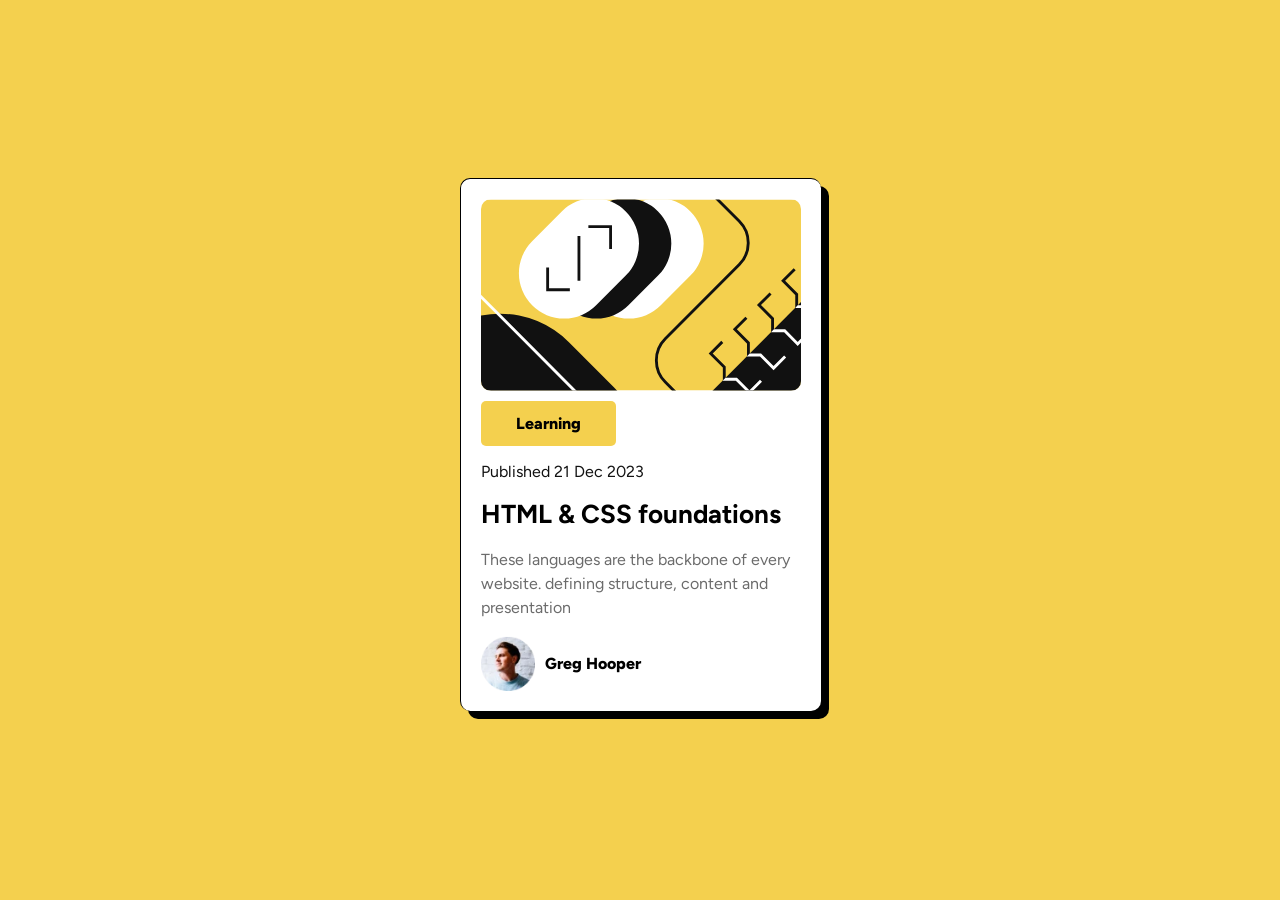
<file: blog-preview-card-main/index.html>
<!DOCTYPE html>
<html lang="en">
<head>
  <meta charset="UTF-8">
  <meta name="viewport" content="width=device-width, initial-scale=1.0"> 

  <link rel="icon" type="image/png" sizes="32x32" href="./assets/images/favicon-32x32.png">
  <title>Frontend Mentor | Blog preview card</title>
  <link rel="stylesheet" href="style.css">
  <link href="https://fonts.googleapis.com/css2?family=Figtree:ital,wght@0,300..900;1,300..900&display=swap" rel="stylesheet">


</head>
<body>

  <div class="container">
    <img src="assets\images\illustration-article.svg" class="img">
    <div class="learning">
      <p>Learning</p>
    </div>
    <p class="published">Published 21 Dec 2023</p>
    <h1 class="title">HTML & CSS foundations</h1>
    <p class="info">These languages are the backbone of every <br> website. defining structure, content and <br> presentation</p>
    <div class="creator">
      <img src="assets\images\image-avatar.webp" class="avatar">
      <p class="name">Greg Hooper</p>
    </div>
  </div>

</body>
</html>
</file>
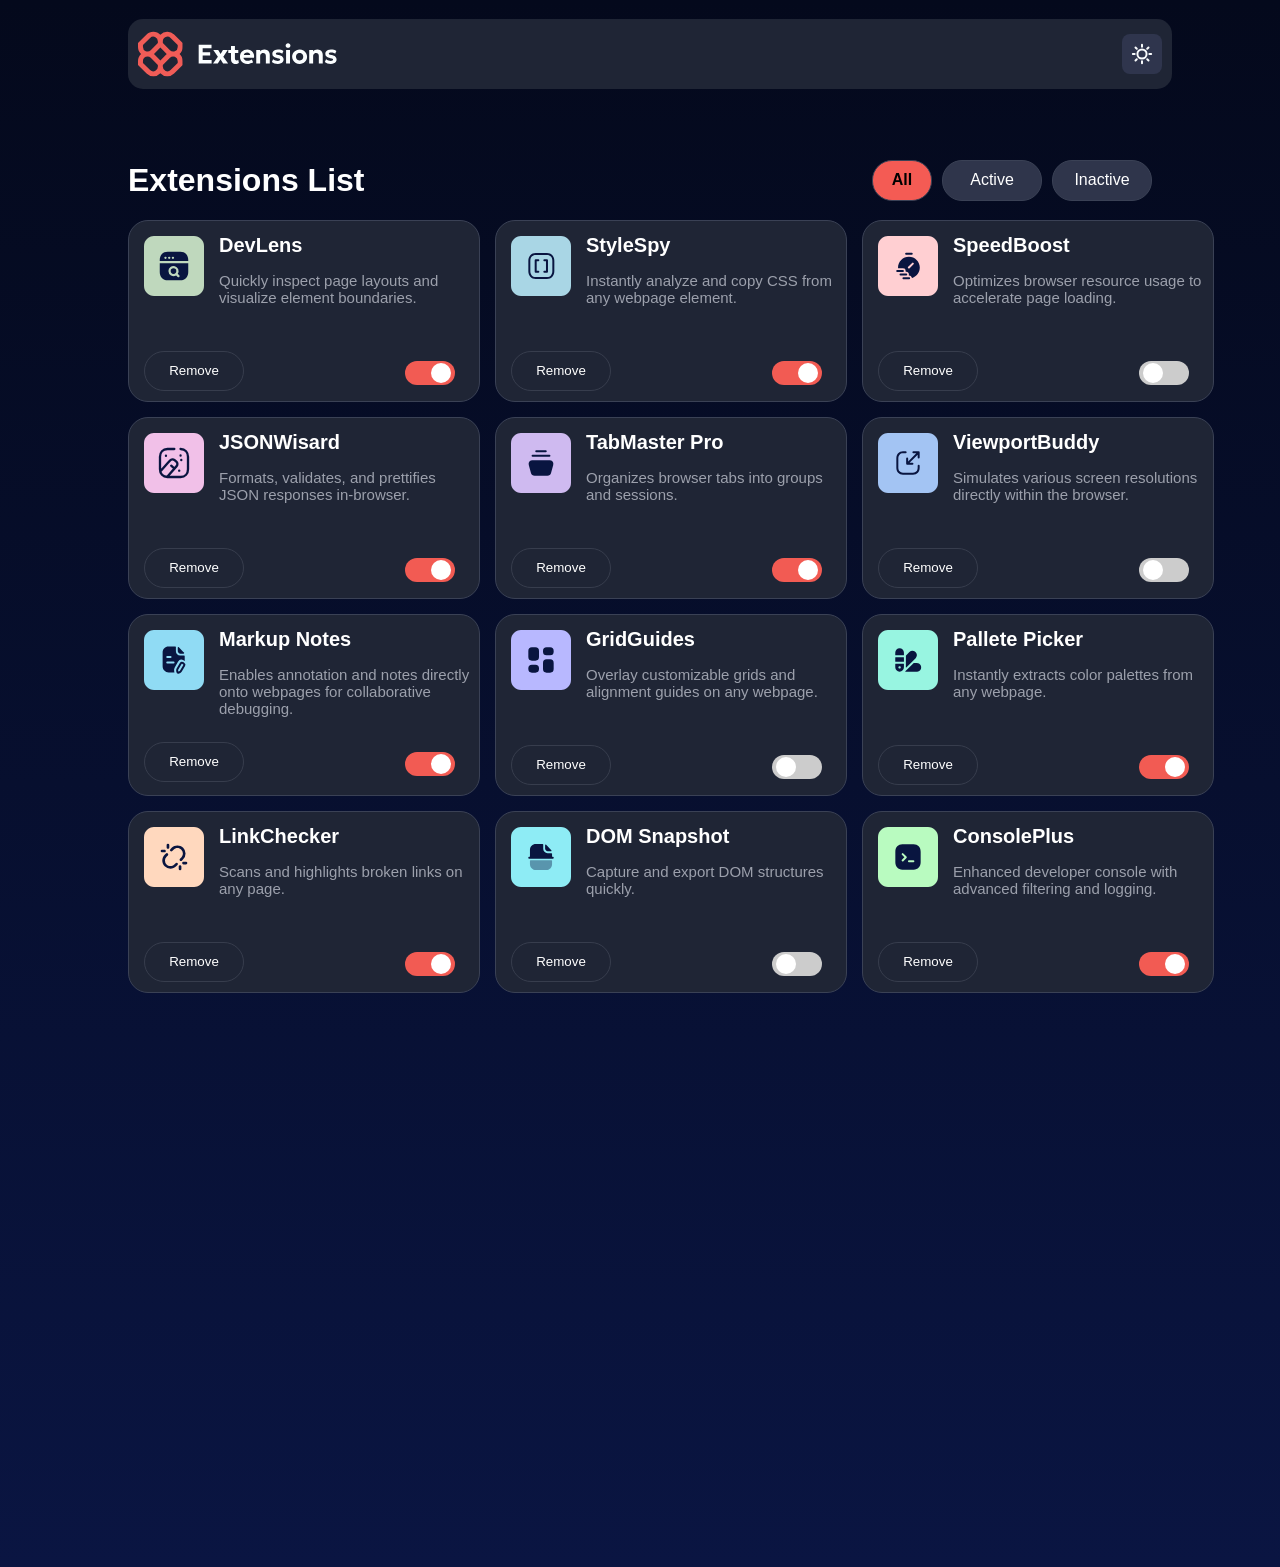
<file: browser-extensions-manager-ui-main/index.html>
<!DOCTYPE html>
<html lang="en">
<head>
  <meta charset="UTF-8">
  <meta name="viewport" content="width=device-width, initial-scale=1.0"> <!-- displays site properly based on user's device -->

  <link rel="icon" type="image/png" sizes="32x32" href="./assets/images/favicon-32x32.png">
  
  <title>Frontend Mentor | Browser extensions manager UI</title>
  <link rel="stylesheet" href="style.css">
  <link rel="stylesheet" href="media.css">
</head>
<body>

<div class="everything">

    <header class="head">
      <img src="assets\images\logo copy.svg" class="logo1">
      <img src="assets\images\logo.svg" class="logo2">
      <div class="sunmoon">
        <img src="assets\images\icon-sun.svg" class="sun">
        <img src="assets\images\icon-moon.svg" class="moon">
      </div>
    </header>


    <div class="mid">
      <h1 class="list">Extensions List</h1>
      <div class="buttonsz">
        <button class="all">All</button>
        <button class="active">Active</button>
        <button class="inactive">Inactive</button>
      </div>
    </div>

    <div class="container">
      <div class="extension">
        <img src="assets\images\logo-devlens.svg" class="img">
        <div class="top">
          <h1 class="name">DevLens</h1>
          <p class="info">Quickly inspect page layouts and <br> visualize element boundaries.</p>
        </div>
        <button class="remove">Remove</button>
        <label class="toggle-switch">
          <input type="checkbox"class="checkybox" checked>
          <span class="slider"></span>
        </label>
      </div>

      <div class="extension">
        <img src="assets\images\logo-style-spy.svg" class="img">
        <div class="top">
          <h1 class="name">StyleSpy</h1>
          <p class="info">Instantly analyze and copy CSS from <br> any webpage element.</p>
        </div>
        <button class="remove">Remove</button>
        <label class="toggle-switch">
          <input type="checkbox" class="checkybox" checked>
          <span class="slider"></span>
        </label>
      </div>

      <div class="extension">
        <img src="assets\images\logo-speed-boost.svg" class="img">
        <div class="top">
          <h1 class="name">SpeedBoost</h1>
          <p class="info">Optimizes browser resource usage to <br> accelerate page loading.</p>
        </div>
        <button class="remove">Remove</button>
        <label class="toggle-switch">
          <input type="checkbox" class="checkybox">
          <span class="slider"></span>
        </label>
      </div>

      <div class="extension">
        <img src="assets\images\logo-json-wizard.svg" class="img">
        <div class="top">
          <h1 class="name">JSONWisard</h1>
          <p class="info">Formats, validates, and prettifies <br> JSON responses in-browser.</p>
        </div>
        <button class="remove">Remove</button>
        <label class="toggle-switch">
          <input type="checkbox" class="checkybox" checked>
          <span class="slider"></span>
        </label>
      </div>

      <div class="extension">
        <img src="assets\images\logo-tab-master-pro.svg" class="img">
        <div class="top">
          <h1 class="name">TabMaster Pro</h1>
          <p class="info">Organizes browser tabs into groups <br> and sessions.</p>
        </div>
        <button class="remove">Remove</button>
        <label class="toggle-switch">
          <input type="checkbox" class="checkybox" checked>
          <span class="slider"></span>
        </label>
      </div>

      <div class="extension">
        <img src="assets\images\logo-viewport-buddy.svg" class="img">
        <div class="top">
          <h1 class="name">ViewportBuddy</h1>
          <p class="info">Simulates various screen resolutions <br> directly within the browser.</p>
        </div>
        <button class="remove">Remove</button>
        <label class="toggle-switch">
          <input type="checkbox" class="checkybox">
          <span class="slider"></span>
        </label>
      </div>

      <div class="extension">
        <img src="assets\images\logo-markup-notes.svg" class="img">
        <div class="top">
          <h1 class="name">Markup Notes</h1>
          <p class="info">Enables annotation and notes directly <br> onto webpages for collaborative <br> debugging.</p>
        </div>
        <button class="remove remove1">Remove</button>
        <label class="toggle-switch">
          <input type="checkbox" class="checkybox" checked>
          <span class="slider slider1"></span>
        </label>
      </div>

      <div class="extension">
        <img src="assets\images\logo-grid-guides.svg" class="img">
        <div class="top">
          <h1 class="name">GridGuides</h1>
          <p class="info">Overlay customizable grids and <br> alignment guides on any webpage.</p>
        </div>
        <button class="remove">Remove</button>
        <label class="toggle-switch">
          <input type="checkbox" class="checkybox">
          <span class="slider"></span>
        </label>
      </div>

      <div class="extension">
        <img src="assets\images\logo-palette-picker.svg" class="img">
        <div class="top">
          <h1 class="name">Pallete Picker</h1>
          <p class="info">Instantly extracts color palettes from <br> any webpage.</p>
        </div>
        <button class="remove">Remove</button>
        <label class="toggle-switch">
          <input type="checkbox" class="checkybox" checked>
          <span class="slider"></span>
        </label>
      </div>

      <div class="extension">
        <img src="assets\images\logo-link-checker.svg" class="img">
        <div class="top">
          <h1 class="name">LinkChecker</h1>
          <p class="info">Scans and highlights broken links on <br> any page.</p>
        </div>
        <button class="remove">Remove</button>
        <label class="toggle-switch">
          <input type="checkbox" class="checkybox" checked>
          <span class="slider"></span>
        </label>
      </div>

      <div class="extension">
        <img src="assets\images\logo-dom-snapshot.svg" class="img">
        <div class="top">
          <h1 class="name">DOM Snapshot</h1>
          <p class="info">Capture and export DOM structures <br> quickly.</p>
        </div>
        <button class="remove">Remove</button>
        <label class="toggle-switch">
          <input type="checkbox" class="checkybox">
          <span class="slider"></span>
        </label>
      </div>

      <div class="extension">
        <img src="assets\images\logo-console-plus.svg" class="img">
        <div class="top">
          <h1 class="name">ConsolePlus</h1>
          <p class="info">Enhanced developer console with <br> advanced filtering and logging.</p>
        </div>
        <button class="remove">Remove</button>
        <label class="toggle-switch">
          <input type="checkbox" class="checkybox" checked>
          <span class="slider"></span>
        </label>
      </div>
  </div>
</div>



<!-- js -->
  <script src="script.js"></script>
</body>
</html>
</file>
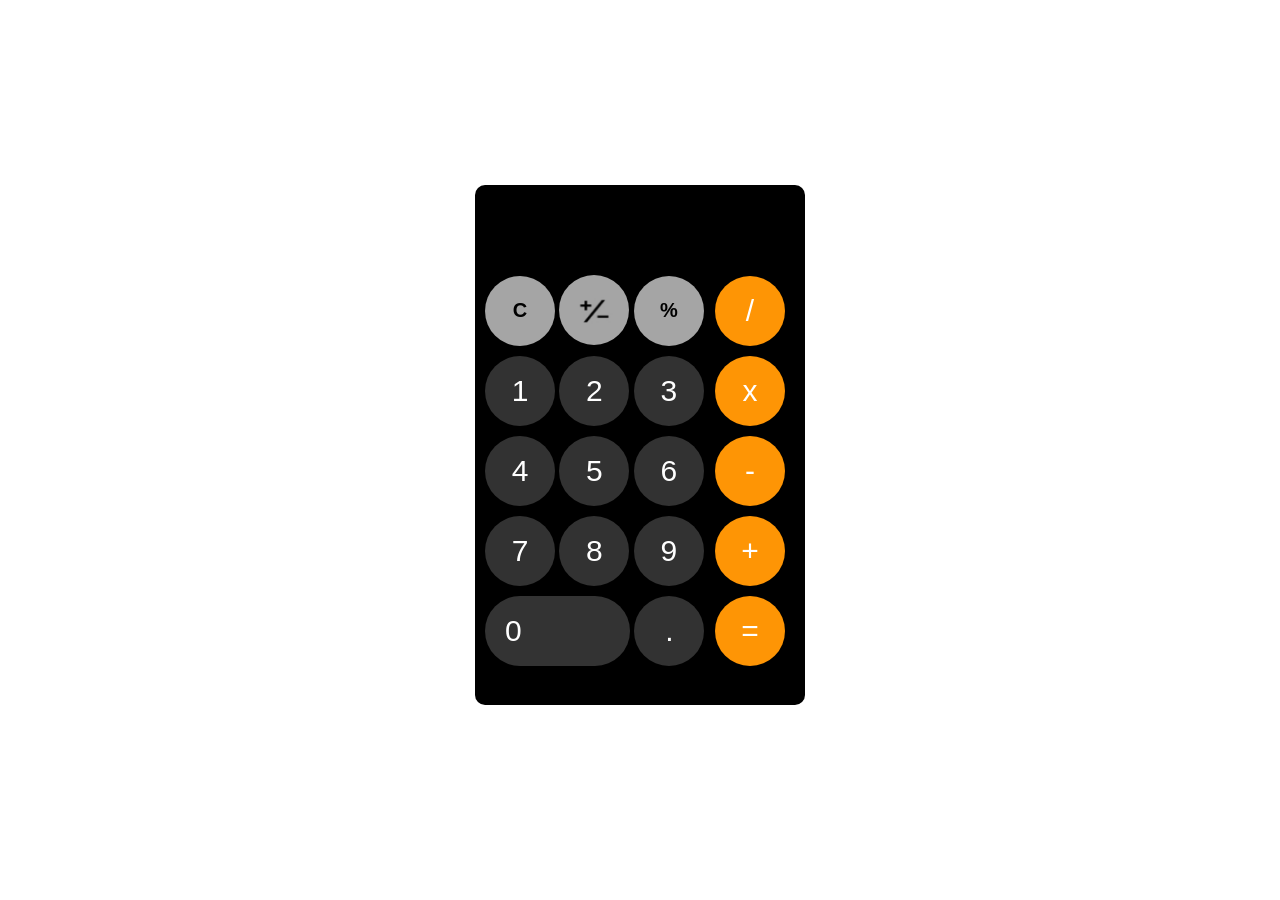
<file: calc/index.html>
<!DOCTYPE html>
<html lang="en">
<head>
    <meta charset="UTF-8">
    <meta name="viewport" content="width=device-width, initial-scale=1.0">
    <title>calc</title>
    <link rel="stylesheet" href="style.css">
</head>
<body>

    <div class="container">
        <div class="calc">
            <div class="displayd">
                <input readonly class="display">
            </div>

            <div class="other">
                <button class="clear" onclick="clearDisplay('')">C</button>
                <button class="reverse"><img src="Screenshot 2025-03-22 163715.png" class="reverseimg"></button>
                <button class="procent" onclick="appendToDisplay('%')">%</button>
            </div>

            <div class="numbers">
                    <div>
                        <button class="one" onclick="appendToDisplay('1')">1</button>
                        <button class="two" onclick="appendToDisplay('2')" >2</button>
                        <button class="three" onclick="appendToDisplay('3')">3</button>
                    </div>
                    <div>
                        <button class="four" onclick="appendToDisplay('4')" >4</button>
                        <button class="five" onclick="appendToDisplay('5')" >5</button>
                        <button class="six" onclick="appendToDisplay('6')" ">6</button>
                    </div>
                    <div>
                        <button class="seven" onclick="appendToDisplay('7')" >7</button>
                        <button class="eight" onclick="appendToDisplay('8')" >8</button>
                        <button class="nine" onclick="appendToDisplay('9')" >9</button>
                    </div>
                    <div>
                        <button id="zero" onclick="appendToDisplay('0')" >0</button>
                        <button class="dot" onclick="appendToDisplay('.')" >.</button>
                    </div>
            </div>
            
            <div class="objects">
                <button class="divide" onclick="appendToDisplay('/')">/</button>
                <button class="multiply" onclick="appendToDisplay('*')">x</button>
                <button class="minus" onclick="appendToDisplay('-')">-</button>
                <button class="plus" onclick="appendToDisplay('+')">+</button>
                <button class="equals" onclick="calculate()">=</button>
            </div>


        </div>
    </div>
    


    <!-- js -->
    <script src="script.js" defer></script>
</body>
</html>
</file>
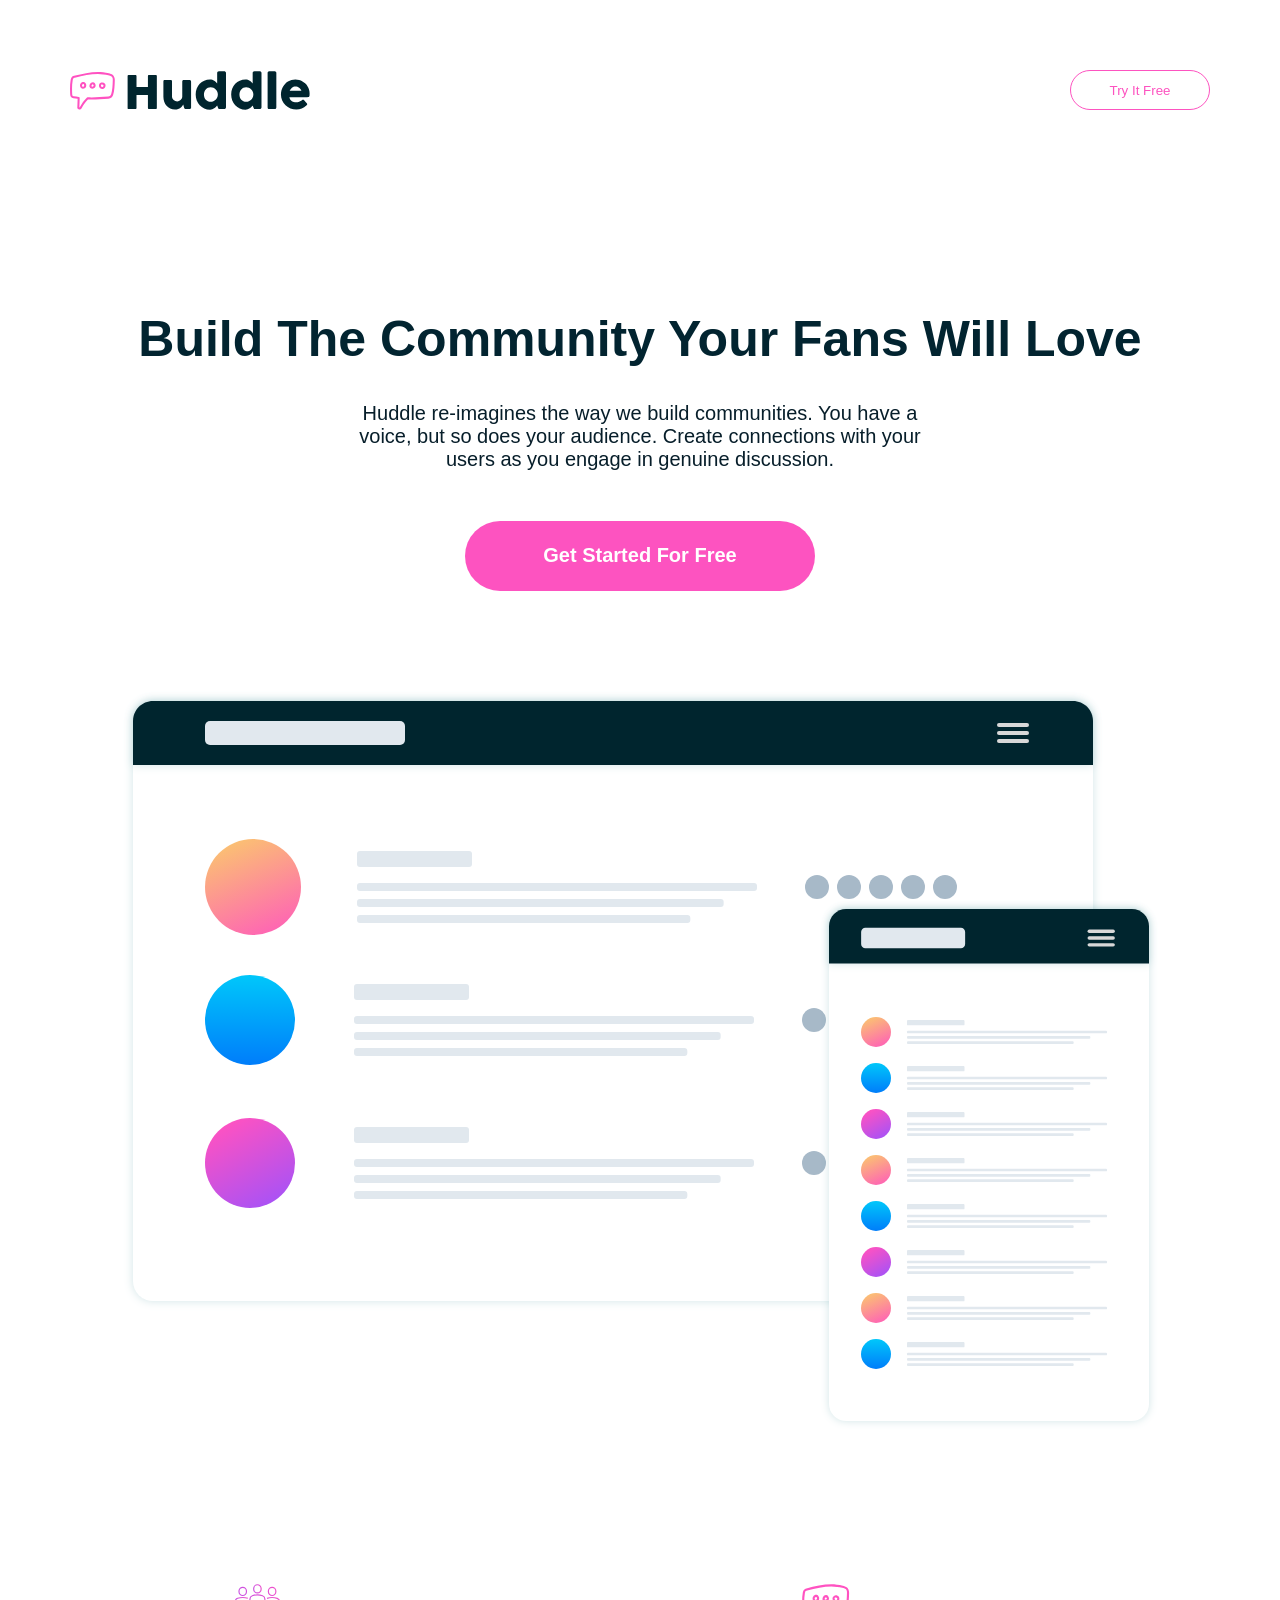
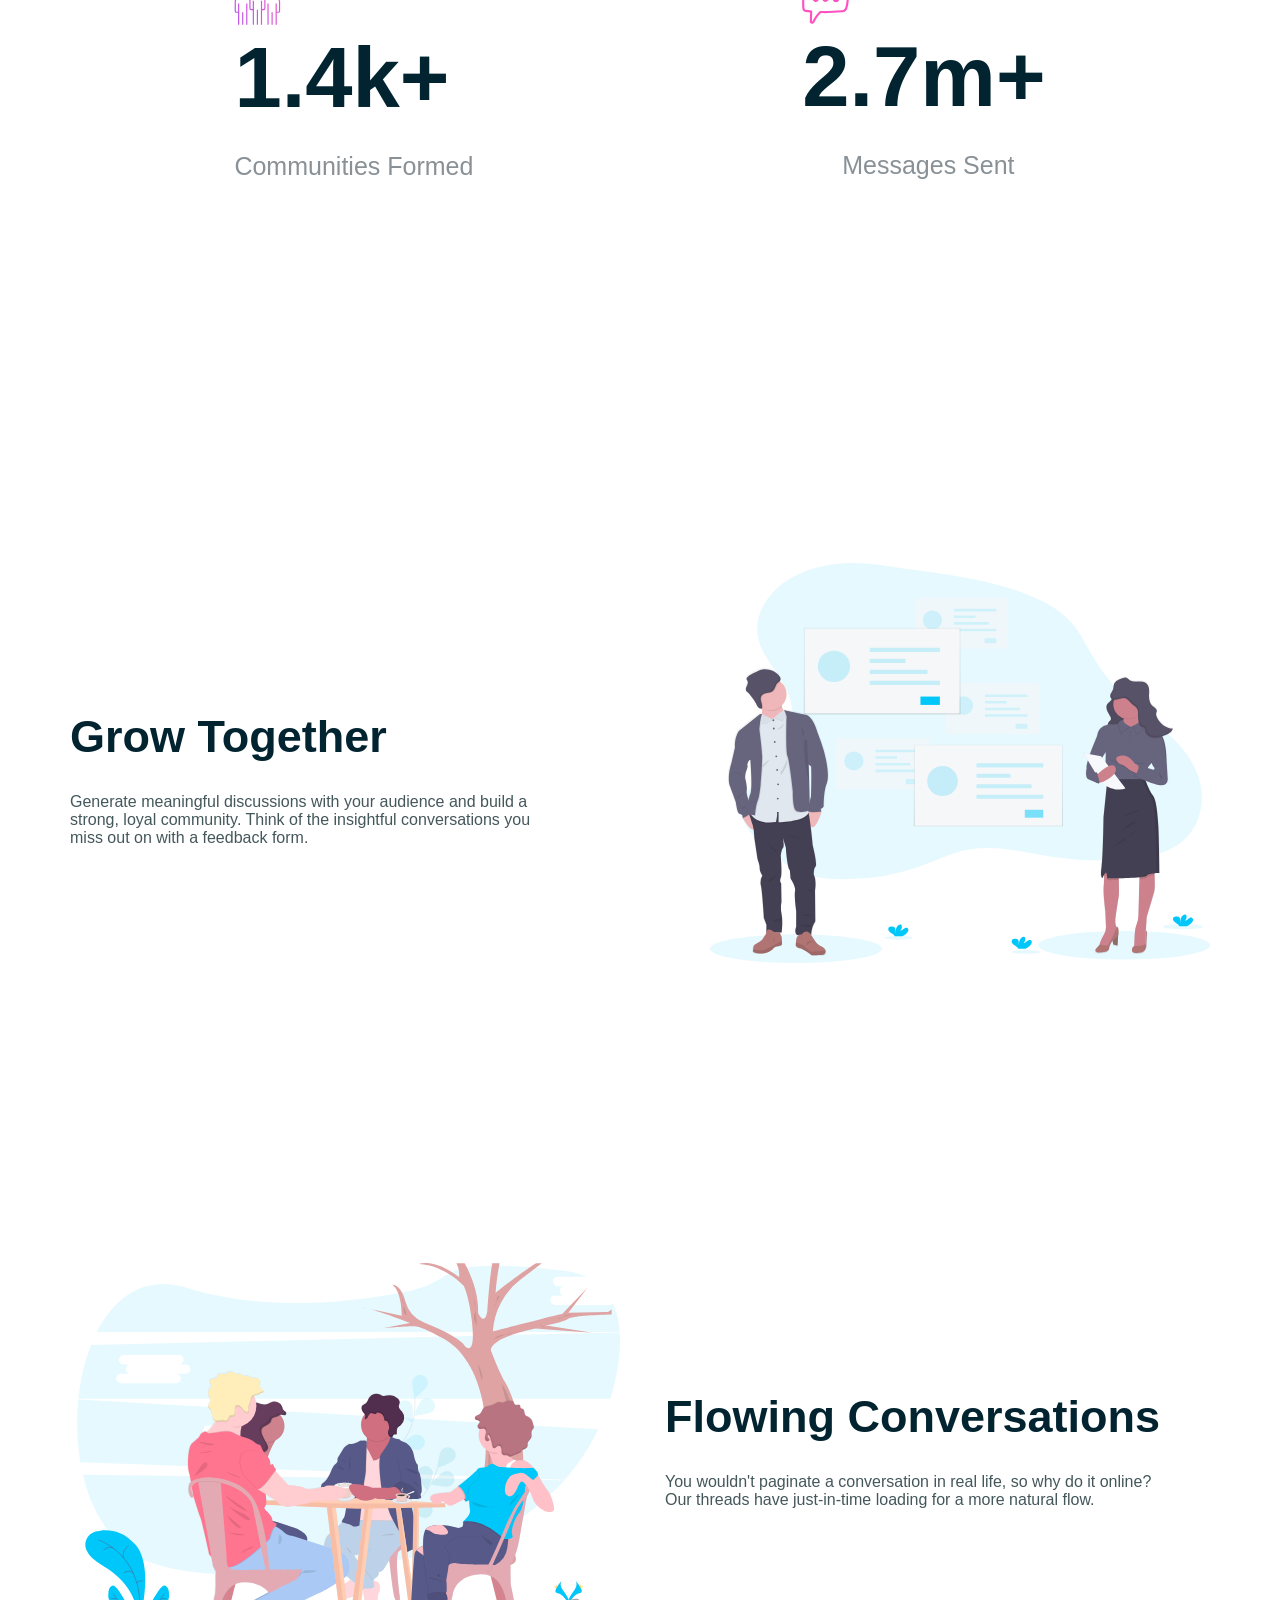
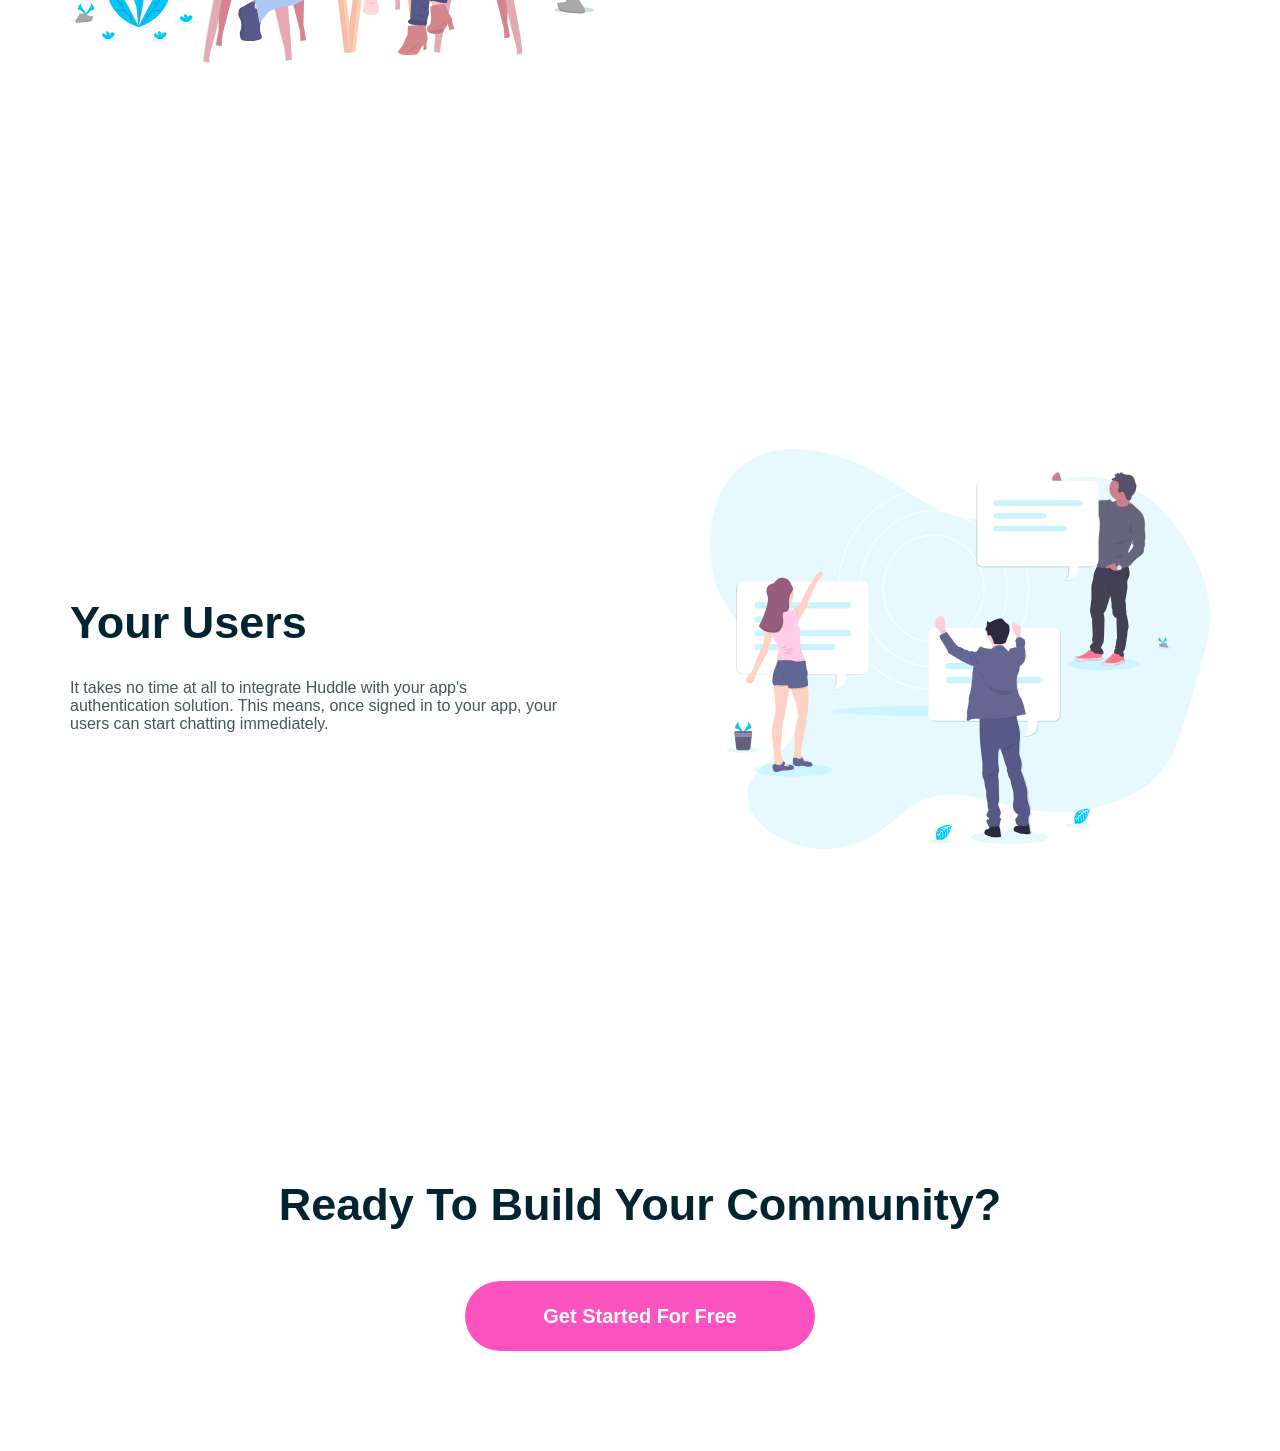
<file: huddle-landing-page-with-curved-sections-master/index.html>
<!DOCTYPE html>
<html lang="en">
<head>
  <meta charset="UTF-8">
  <meta name="viewport" content="width=device-width, initial-scale=1.0">
  <link rel="icon" type="image/png" sizes="32x32" href="./images/favicon-32x32.png">
  <title>Frontend Mentor | Huddle landing page with curved sections</title>
  <link rel="stylesheet" href="style.css">
</head>
<body>
  <div class="header">
    <img src="images\logo.svg">
    <button>Try It Free</button>
  </div>

  <div class="firstm">
    <h1>Build The Community Your Fans Will Love</h1>
    <p>Huddle re-imagines the way we build communities. You have a <br> voice, but so does 
    your audience. Create connections with your <br> users as you engage in genuine discussion.</p>
    <button class="gsff">Get Started For Free</button> <br>
    <img src="images\screen-mockups.svg">
  </div>

  <div class="secondm">
    <div class="left">
      <img src="images\icon-communities.svg">
      <h1>1.4k+</h1>
      <p>Communities Formed</p>
    </div>
    <div class="right">
      <img src="images\icon-messages.svg">
      <h1>2.7m+</h1>
      <p>Messages Sent</p>
    </div>
  </div>

  <div class="thirdm">
    <div class="first">
      <div class="left">


        <h1>Grow Together</h1>
        <p>Generate meaningful discussions with your audience and build a <br> strong, loyal community. 
          Think of the insightful conversations you <br> miss out on with a feedback form.</p>
      </div>
      <div class="right">
        <img src="images\illustration-grow-together.svg">
      </div>
    </div>

    <div class="second">
      <div class="right">
        <h1>Flowing Conversations</h1>
        <p>You wouldn't paginate a conversation in real life, so why do it online? <br> Our threads have 
          just-in-time loading for a more natural flow.</p>
      </div>
      <div class="left">
        <img src="images\illustration-flowing-conversation.svg">
      </div>
    </div>

    <div class="first">
      <div class="left">
        <h1>Your Users</h1>
        <p>It takes no time at all to integrate Huddle with your app's <br> authentication solution. This means, 
          once signed in to your app, your <br> users can start chatting immediately.</p>
      </div>
      <div class="right">
        <img src="images\illustration-your-users.svg">
      </div>
    </div>
  </div>

  <div class="last">
    <h1>Ready To Build Your Community?</h1>
    <button class="gsff">Get Started For Free</button>
  </div>
</body>
</html>
</file>
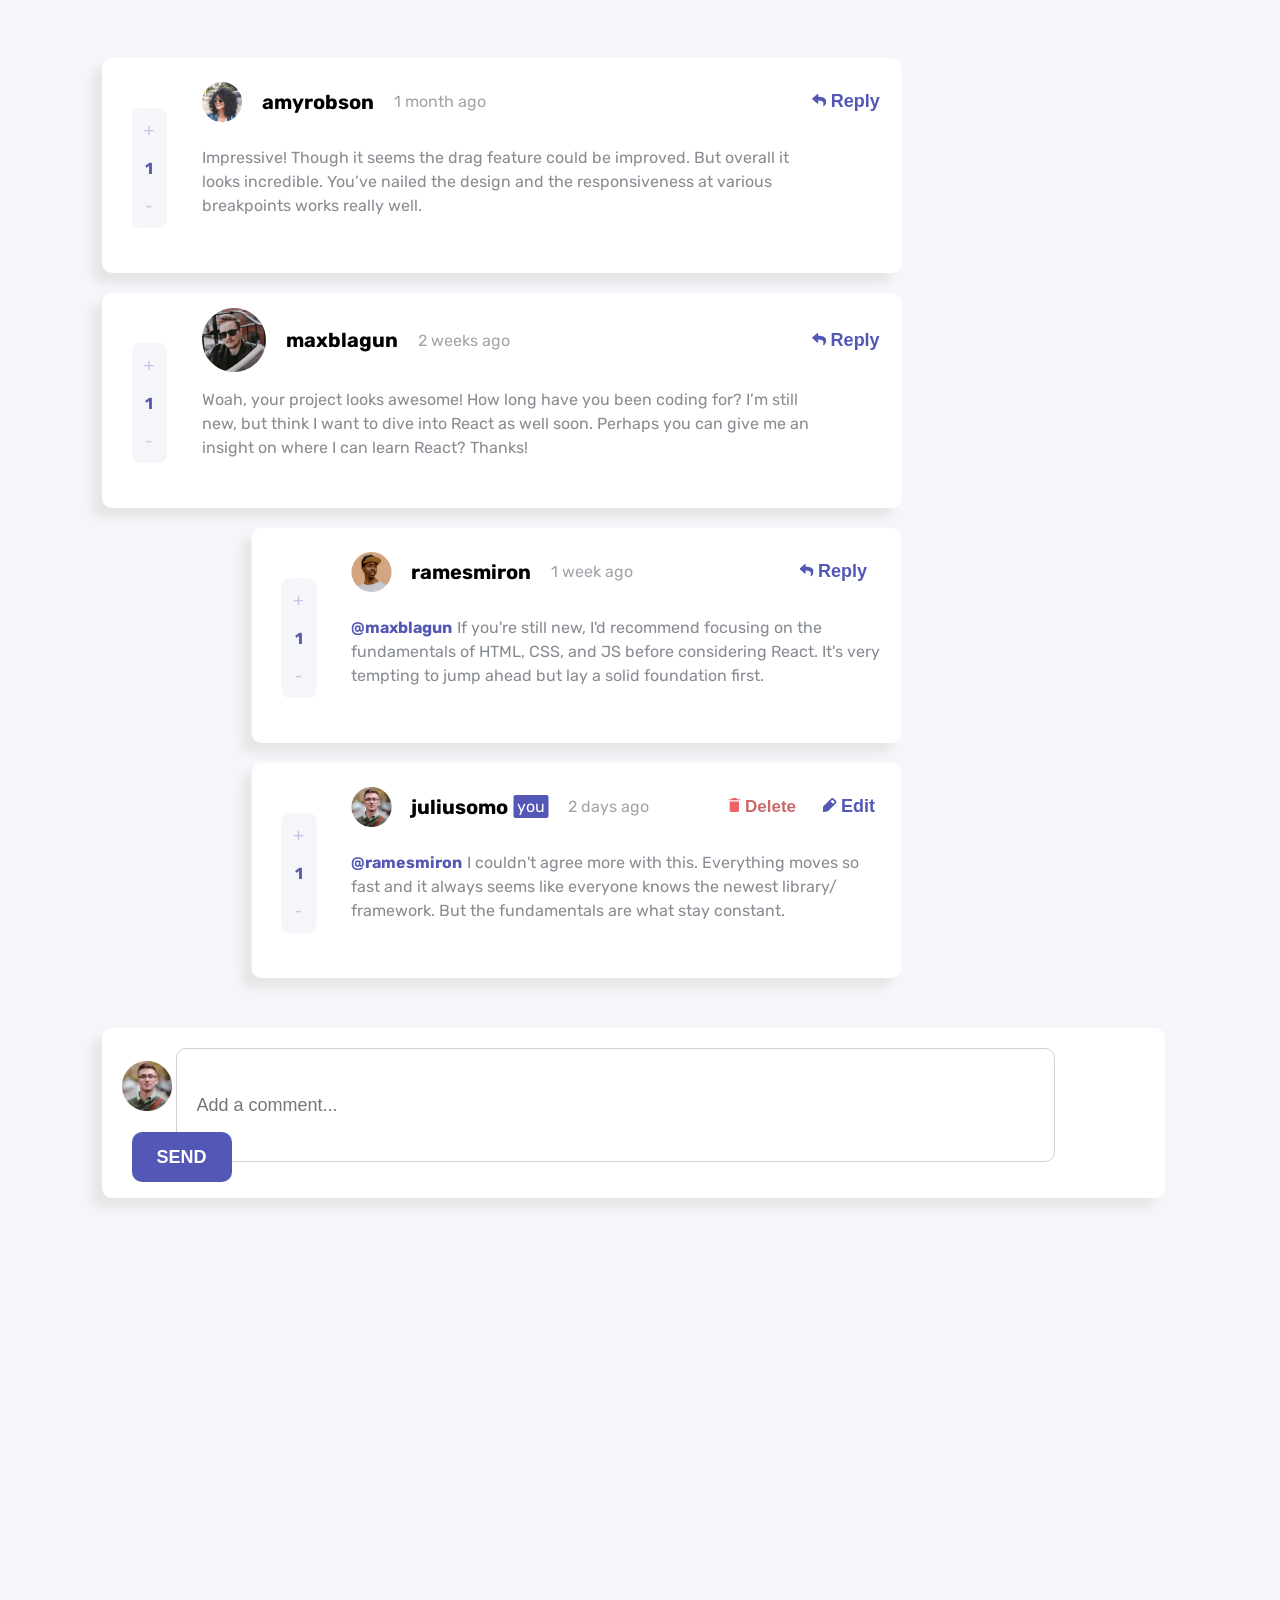
<file: interactive-comments-section-main/index.html>
<!DOCTYPE html>
<html lang="en">
<head>
  <meta charset="UTF-8">
  <meta name="viewport" content="width=device-width, initial-scale=1.0"> 
  <link rel="icon" type="image/png" sizes="32x32" href="./images/favicon-32x32.png">
  <title>Frontend Mentor | Interactive comments section</title>
  <link rel="stylesheet" href="style.css">
  </style>
</head>
<body>
  <div class="container" id="root">
    <div class="topper">

      <!-- first -->
      <div class="first">

        <div class="rate">
          <button class="ratesup">+</button>
          <p class="rates">1</p>
          <button class="ratesdown">-</button>
        </div>

        <div class="top">
          <img src="images\avatars\image-amyrobson.png" class="img">
          <h2 class="name">amyrobson</h2>
          <p class="date">1 month ago</p>
          <button class="reply"><img src="images\icon-reply.svg"> Reply</button>
        </div>

        <div class="bottom">
          <p class="text">Impressive! Though it seems the drag feature could be improved. But overall it <br> looks incredible. You’ve nailed the design and the responsiveness at various <br> breakpoints works really well.</p>
        </div>
      </div>

      <!-- second -->
      <div class="second">
        <div class="rate">
          <button class="ratesup">+</button>
          <p class="rates" >1</p>
          <button class="ratesdown">-</button>
        </div>
        <div class="top">
          <img src="images\avatars\image-maxblagun.png">
          <h2 class="name">maxblagun</h2>
          <p class="date">2 weeks ago</p>
          <button class="reply"><img src="images\icon-reply.svg"> Reply</button>
        </div>
        <div class="bottom">
          <p class="text">Woah, your project looks awesome! How long have you been coding for? I’m still <br> new, but think I want to dive into React as well soon. Perhaps you can give me an <br> insight on where I can learn React? Thanks!</p>
        </div>
      </div>

      <div class="replys">

        <div class="sfirst">
          <div class="replysz">
            
            <div class="rate">
              <button class="ratesup">+</button>
              <p class="rates" >1</p>
              <button class="ratesdown">-</button>
            </div>

            <div class="top">
              <img src="images/avatars/image-ramsesmiron.png" class="img">
              <h2 class="name">ramesmiron</h2>
              <p class="date">1 week ago</p>
              <button class="replyr"><img src="images\icon-reply.svg"> Reply</button>
            </div>

            <div class="bottom">
              <p class="text"><span class="tag">@maxblagun</span>If you're still new, I'd recommend focusing on the <br> fundamentals of HTML, CSS, and JS before considering React. It's very <br> tempting to jump ahead but lay a solid foundation first.</p>
            </div>

          </div>
        </div>

        <div class="ssecond deleted">
          <div class="replysz">

            <div class="rate">
              <button class="ratesup">+</button>
              <p class="rates" >1</p>
              <button class="ratesdown">-</button>
            </div>

            <div class="top">
              <div class="left">
                <img src="images\avatars\image-juliusomo.png" class="img">
                <h2 class="name">juliusomo</h2>
                <div class="you">
                  <p>you</p>
                </div>
                <p class="date">2 days ago</p>
              </div>
              <div class="right">
                <button class="delete"><img src="images\icon-delete.svg"> Delete</button>
                <button class="edit"><img src="images\icon-edit.svg"> Edit</button>
              </div>
            </div>

            <div class="bottom">
              <p class="text"><span class="tag">@ramesmiron</span>I couldn't agree more with this. Everything moves so <br> fast and it always seems like everyone knows the newest library/ <br> framework. But the fundamentals are what stay constant.</p>
            </div>
          </div>
        </div>

        <div class="add">
          <img src="images\avatars\image-juliusomo.png" class="img">
          <input type="text" placeholder="Add a comment...">
          <button class="send">SEND</button>
        </div>
      </div>

    </div>
  </div>

  
  <script type="module" src="my-app\src\main.jsx"></script>


</body>
</html>
</file>
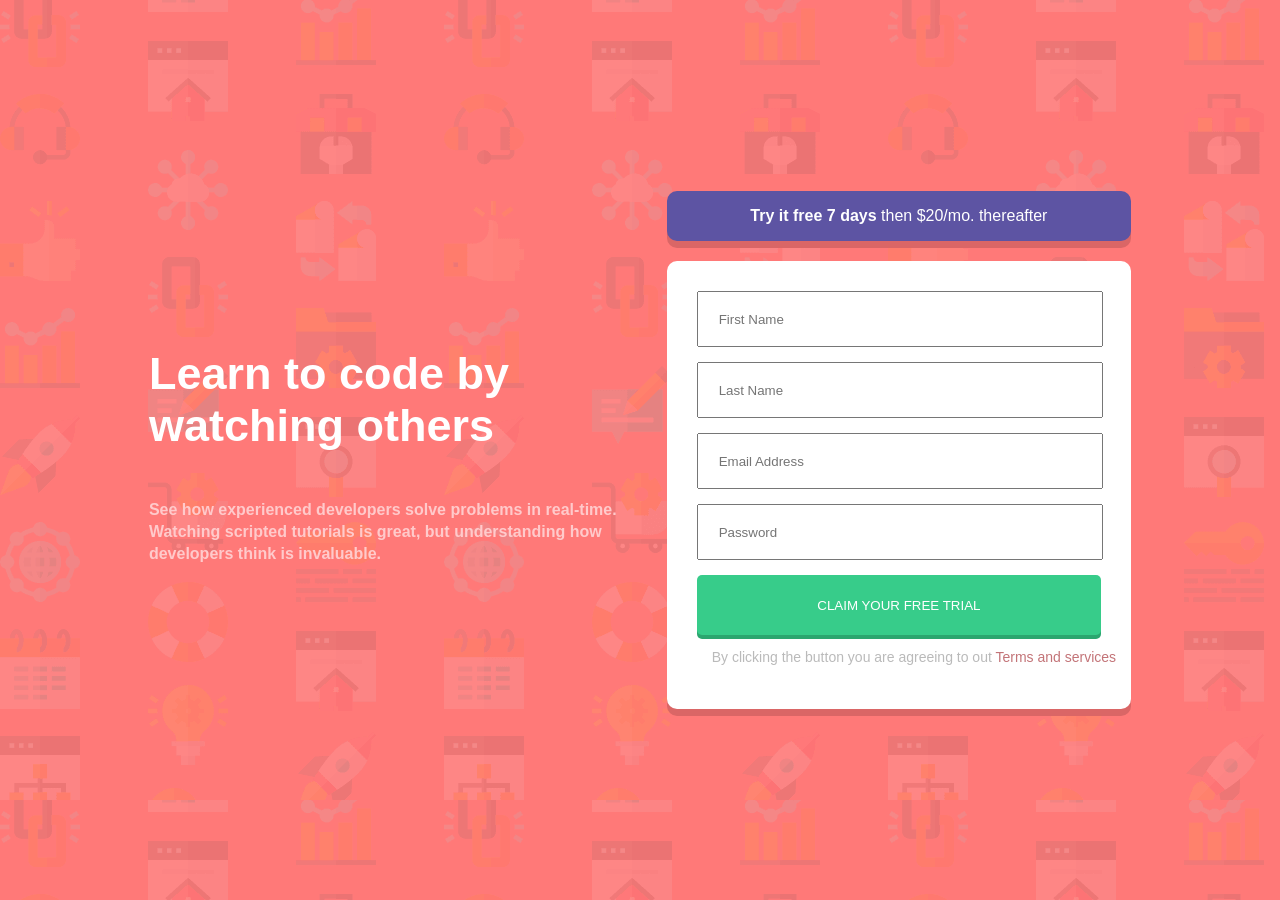
<file: intro-component-with-signup-form-master/index.html>
<!DOCTYPE html>
<html lang="en">
<head>
  <meta charset="UTF-8">
  <meta name="viewport" content="width=device-width, initial-scale=1.0"> 
  <link rel="icon" type="image/png" sizes="32x32" href="./images/favicon-32x32.png">
  <title>Frontend Mentor | Intro component with sign up form</title>
  <link rel="stylesheet" href="style.css">

</head>
<body>

  <div class="left">
    <h1>Learn to code by <br> watching others</h1>
    <p>See how experienced developers solve problems in real-time. <br> Watching scripted tutorials is great, but understanding how <br> developers think is invaluable.</p>
  </div>

  <div class="right">
    <div class="trial">
      <p><span>Try it free 7 days</span> then $20/mo. thereafter</p>
    </div>

    <div class="container">
      <input type="text" placeholder="First Name"> <br>
      <input type="text" placeholder="Last Name"> <br>
      <input type="text" placeholder="Email Address"> <br>
      <input type="text" placeholder="Password"> <br>
      <button class="claim">CLAIM YOUR FREE TRIAL</button>
      <p class="terms">By clicking the button you are agreeing to out <span>Terms and services</span></p>
    </div>
  </div>

  <script src="script.js"></script>
</body>
</html>
</file>
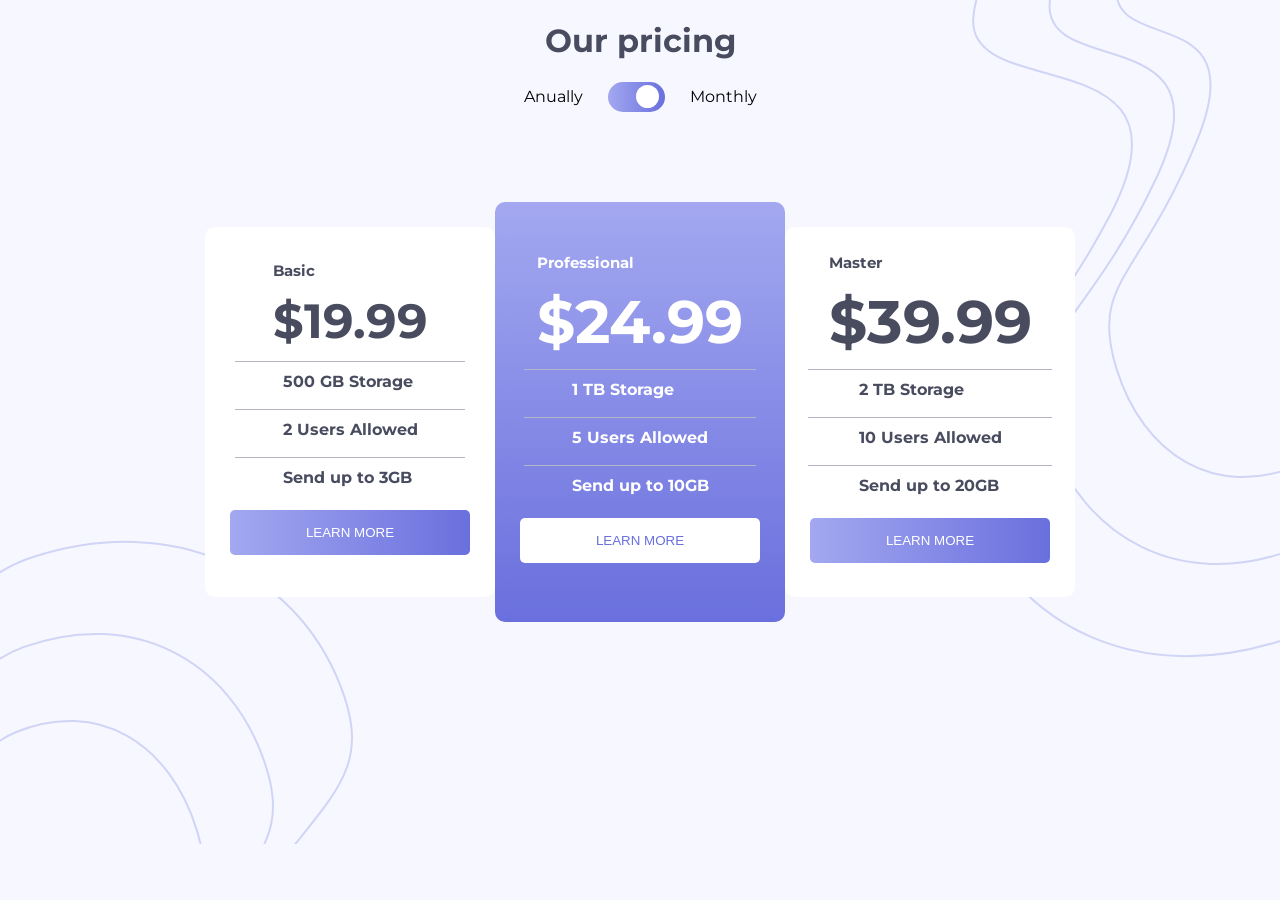
<file: pricing-component-with-toggle-master/index.html>
<!DOCTYPE html>
<html lang="en">
<head>
  <meta charset="UTF-8">
  <meta name="viewport" content="width=device-width, initial-scale=1.0">

  <link rel="icon" type="image/png" sizes="32x32" href="./images/favicon-32x32.png">
  <title>Frontend Mentor | Pricing component with toggle</title>
  <link rel="stylesheet" href="style.css">
  <link rel="stylesheet" href="media.css">

</head>
<body>

  <div class="head">
    <h1>Our pricing</h1>

    <div class="switch">
      <p class="anually">Anually</p>
      <label class="switch">
        <input type="checkbox" checked class="checkbox">
        <span class="slider round"></span>
      </label>
      <p class="monthly">Monthly</p>
    </div>
  </div>

  <div class="trials">
    <div class="basic trial">
      <div class="top">
        <h2 class="tname">Basic</h2>
        <h1 class="bp"><span class="dollar">$</span>19.99</h1>
      </div>

      <div class="info">
        <p class="infop">500 GB Storage</p>
        <p class="infop">2 Users Allowed</p>
        <p class="infop">Send up to 3GB</p>
      </div>

      <button class="lmore">LEARN MORE</button>
    </div>

    <div class="professional trial">
      <div class="top">
        <h2 class="tname">Professional</h2>
        <h1 class="pp"><span class="dollar">$</span>24.99</h1>
      </div>

      <div class="info">
        <p class="infop">1 TB Storage</p>
        <p class="infop">5 Users Allowed</p>
        <p class="infop">Send up to 10GB</p>
      </div>

      <button class="lmore">LEARN MORE</button>
    </div>

    <div class="master trial">
      <div class="top">
        <h2 class="tname">Master</h2>
        <h1 class="mp"><span class="dollar">$</span>39.99</h1>
      </div>

      <div class="info">
        <p class="infop">2 TB Storage</p>
        <p class="infop">10 Users Allowed</p>
        <p class="infop">Send up to 20GB</p>
      </div>

      <button class="lmore">LEARN MORE</button>
    </div>
  </div>

  <script src="script.js"></script>
</body>
</html>
</file>
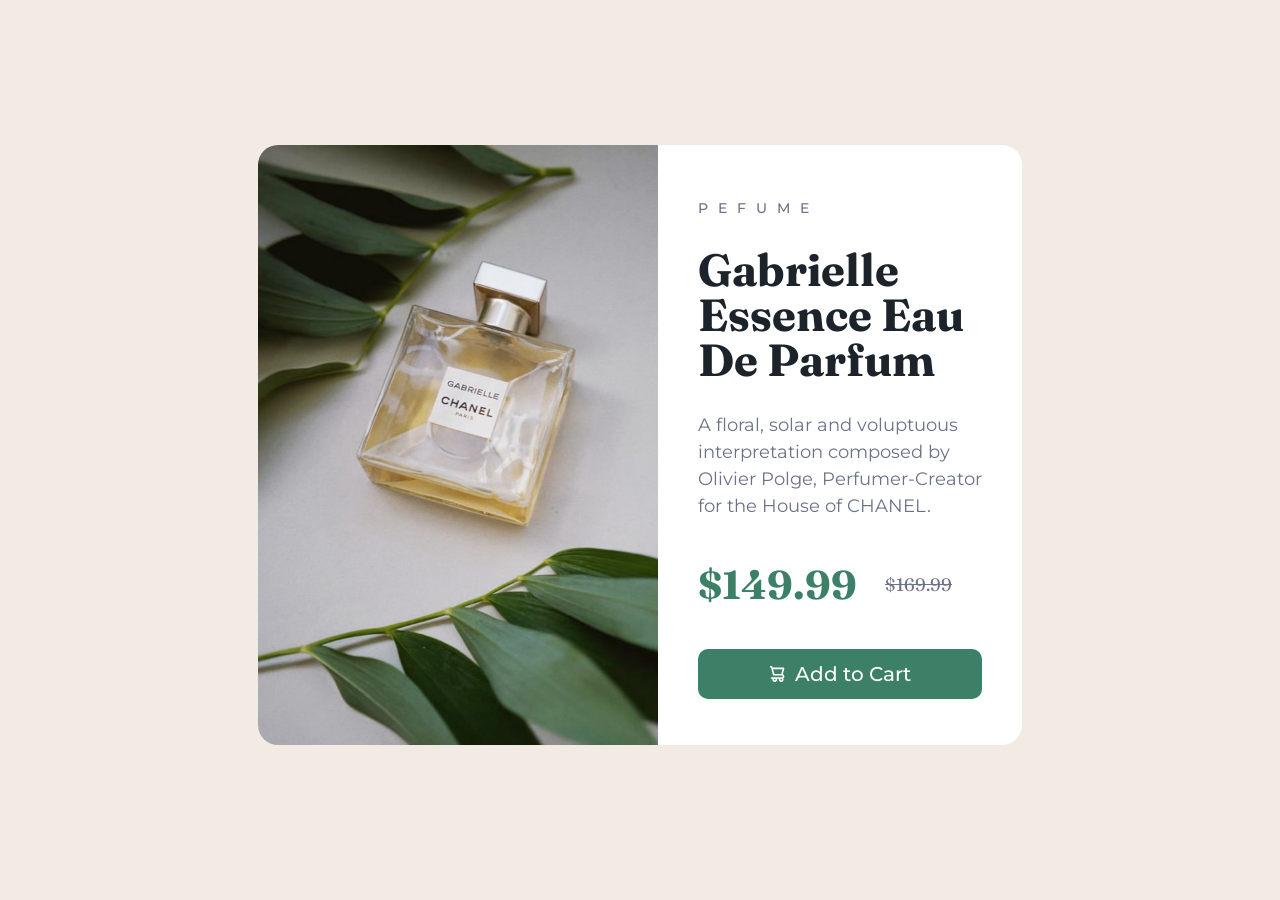
<file: product-preview-card-component-main/index.html>
<!DOCTYPE html>
<html lang="en">
<head>
  <meta charset="UTF-8">
  <meta name="viewport" content="width=device-width, initial-scale=1.0"> <!-- displays site properly based on user's device -->

  <link rel="icon" type="image/png" sizes="32x32" href="./images/favicon-32x32.png">
  <title>Frontend Mentor | Product preview card component</title>
  <link rel="stylesheet" href="style.css">

</head>
<body>

  <div class="container">
    <div class="left">
      <img src="images\image-product-desktop.jpg" alt="product image" class="img">
    </div>
    <div class="right">
      <h3 class="perfume">PEFUME</h3>
      <h1 class="title">Gabrielle <br> Essence Eau <br> De Parfum</h1>
      <p class="info">A floral, solar and voluptuous <br> interpretation composed by <br> Olivier Polge, Perfumer-Creator <br> for the House of CHANEL.</p>
      <div class="prices">
        <p class="price">$149.99</p>
        <p class="before">$169.99</p>
      </div>
      <button class="btn"><img src="images\icon-cart.svg">Add to Cart</button>
    </div>
  </div>

</body>
</html>
</file>
<file: blog-preview-card-main/style.css>
body{
    background-color: hsl(47, 88%, 63%);
    display: flex;
    justify-content: center;
    align-items: center;
    font-family: Figtree;
    height: 97vh;
}
p{
    font-size: 16px;
}
.container{
    background-color: white;
    max-height: 500px;
    max-width: 320px;
    padding: 20px;
    border-radius: 10px;
    box-shadow: 8px 8px black;
    border-top: solid 1px black;
    border-left: solid 1px black;
}
.img{
    width: 100%;
    margin-bottom: 10px;
    border-radius: 10px;
    display: flex;
    justify-content: center;
}
.learning{
    background-color: hsl(47, 88%, 63%);
    height: 5vh;
    width: 15vh;
    border-radius: 5px;
    display: flex;
    justify-content: center;
    align-items: center;
    margin-bottom: 0;
}
.learning p{
    font-weight: 800;
}
.published{
    color: hsl(0, 0%, 7%);
}
.title{
    font-size: 26px;
}
.info{
    font-size: 16px;
    color: hsl(0, 0%, 42%);
    line-height: 1.5;
}
.creator{
    display: flex;
    flex-direction: row;
    align-items: center;
    gap: 10px;
}
.avatar{
    width: 6vh;
}
.name{
    font-size: 16px;
    font-weight: 800;
}
</file>
<file: browser-extensions-manager-ui-main/style.css>
body{
    padding: 0;
    margin: 0;
    background: linear-gradient(to bottom, #04091C, #0A1542);
}
.everything{
    font-family: sans-serif;
    padding-left: 10%;
    padding-right: 10%;
    padding-top: 1.5%;
    height: 172vh;
}
header{
    display: flex;
    background-color: #1F2535;
    height: 70px;
    width: 100%;
    border-radius: 15px;
    place-self: center;
    align-items: center;
    justify-content: space-between;
    padding-left: 1%;
    padding-right: 1%;
}
button{
    cursor: pointer;
}
.logo1{
    height: 50px;
    width: 200px;
}
.logo2{
    height: 50px;
    width: 200px;
    display: none;
}
.sunmoon{
    background-color: #2F354D;
    height: 40px;
    width: 40px;
    display: flex;
    justify-content: center;
    align-items: center;
    border-radius: 20%;
    cursor: pointer;
    transition: 0.3s;
}
.sunmoon:hover{
    background-color: #545969;
}
.moon{
    display: none;
}

.mid{
    display: flex;
    justify-content: space-between;
    align-items: center;
    margin-top: 5%;
}
.list{
    color: white;
}
.buttonsz{
    display: flex;
    gap: 10px;
}
.all{
    background-color: #F45B54;
    color: black;
    height: 41px;
    width: 60px;
    border: solid 1px #3A4155;
    border-radius: 20px;
    font-weight: bold;
    font-size: 16px;
    transition: 0.3s;
}
.all:hover{
    background-color: rgb(247, 136, 130);
}
.active{
    background-color: #2F354B;
    color: white;
    height: 41px;
    width: 100px;
    border: solid 1px #3A4155;
    border-radius: 20px;
    font-size: 16px;
    transition: 0.3s;
}
.active:hover{
    background-color: #545969;
}
.inactive{
    background-color: #2F354B;
    color: white;
    height: 41px;
    width: 100px;
    border: solid 1px #3A4155;
    border-radius: 20px;
    font-size: 16px;
    transition: 0.3s;
}
.inactive:hover{
    background-color: #545969;
}

.container{
    display: grid;
    grid-template-columns: repeat(3, 1fr);
    gap: 15px;
    place-self: center;
}

.extension{
    background-color: #1F2535;
    height: 150px;
    width: 320px;
    border: solid 1px #3A4155;
    border-radius: 20px;
    padding: 15px;
}
.name{
    color: white;
    font-size: 20px;
    margin-bottom: 0;
}
.info{
    color: #9CA0AC;
    font-size: 15px;
}
.top{
    display: flex;
    justify-content: start;
    flex-direction: column;
    transform: translate(75px, -80px);
}
.img{
    height: 60px;
    width: 60px;
}
.remove{
    height: 40px;
    width: 100px;
    background-color: transparent;
    border: solid 1px #373D4D;
    border-radius: 20px;
    color: white;
    transform: translateY(-50px);
    transition: 0.3s;
}
.remove:hover{
    color: black;
    background-color: #F25B53;
}
.remove1{
    transform: translateY(-70px);
}

.toggle-switch {
    position: relative;
    display: inline-block;
    width: 50px;
    height: 24px;
}

/* Hide default checkbox */
.toggle-switch input {
    opacity: 0;
    width: 0;
    height: 0;
}

/* The track */
.slider {
    position: absolute;
    cursor: pointer;
    background-color: #ccc;
    border-radius: 24px;
    width: 100%;
    height: 100%;
    transition: background-color 0.3s;
    transform: translate(150px, -50px);
}
.slider1 {
    position: absolute;
    cursor: pointer;
    background-color: #ccc;
    border-radius: 24px;
    width: 100%;
    height: 100%;
    transition: background-color 0.3s;
    transform: translate(150px, -70px);
}

/* The circular slider */
.slider::before {
    content: "";
    position: absolute;
    height: 20px;
    width: 20px;
    left: 4px;
    bottom: 2px;
    background-color: white;
    border-radius: 50%;
    transition: transform 0.3s;
}

/* Toggled state */
.toggle-switch input:checked+.slider {
    background-color: #F25B53;
}

.toggle-switch input:checked+.slider::before {
    transform: translateX(22px);
}

/* js */
.sunmoonz{
    background-color: #EEEDEC;
}
.sunz{
    display: none;
}
.moonz{
    display: block;
}


.listz{
    color: black;
}

.headz{
    background-color: #FCFDFF;
    border: 1px solid #DCE0E9;
}
.logo1z{
    display: none;
}
.logo2z{
    display: block;
}


.allz{
    color: white;
}
.activez{
    background-color: #FCFCFD;
    color: black;
    border: solid 1px #D9DFEB;
}
.inactivez{
    background-color: #FCFCFD;
    color: black;
    border: solid 1px #D9DFEB;
}


.extensionz{
    background-color: #FCFDFF;
    border: solid 1px #D9DFEB;
}
.namz{
    color: black;
}
.removez{
    color: black;
}

.extsz{
    display: none;
}


.everythingz{
    background: none;
    background-color: #EEF9FB;
}

.incz{
    display: none;
}
</file>
<file: browser-extensions-manager-ui-main/media.css>
@media (max-width: 1220px) {
    body{
        height: 260vh;
    }
    .mid{
        display: flex;
        flex-direction: column;
    }
    .container{
        margin-top: 30px;
        gap: 30px;
        display: grid;
        grid-template-columns: repeat(2, 1fr);
        place-items: center;
    }
}

@media (max-width: 850px) {
    body{
        display: flex;
        justify-content: center;
        align-items: center;
        flex-direction: column;
        height: 430vh;
    }
    .everything{
        padding-left: 3%;
        padding-right: 3%;
        height: 430vh;
        width: 90%;
    }
    .logo1{
        width: 200px;
        margin-left: 20px;
    }
    .logo2{
        width: 200px;
        margin-left: 20px;
    }
    .sunmoon{
        margin-right: 20px;
    }



    .mid{
        display: flex;
        flex-direction: column;
    }
    .mid h1{
        font-size: 40px;
    }
    .buttonsz{
        display: flex;
        gap: 25px;
    }
    .niggz{
        height: 45px;
        width: 100px;
    }


    .container{
        margin-top: 30px;
        gap: 30px;
        display: flex;
        justify-content: center;
        align-items: center;
        flex-direction: column;
    }
}
</file>
<file: calc/style.css>
body{
    font-family: sans-serif;
}
button{
    cursor: pointer;
}
.container{
    height: 97vh;
    display: flex;
    justify-content: center;
    align-items: center;
}
.calc{
    background-color: black;
    height: 500px;
    width: 310px;
    padding: 10px;
    display: flex;
    gap: 10px;
    flex-direction: column;
    border-radius: 10px;
}
.numbers{
    display: flex;
    gap: 10px;
    flex-direction: column;
}
.numbers button{
    height: 70px;
    width: 70px;
    border: none;
    background-color: #323232;
    color: white;
    font-size: 30px;
    border-radius: 50%;
}
.objects{
    display: flex;
    gap: 10px;
    flex-direction: column;
    transform: translate(230px, -400px);
}
.objects button{
    background-color: #FE9505;
    border: none;
    height: 70px;
    width: 70px;
    border-radius: 50%;
    text-align: center;
    color: white;
    font-size: 30px;
}
.displayd{
    height: 50px;
    width: 90%;
    margin-top: 0px;
}
.display{
    display: flex;
    text-align: end;
    background-color: black;
    width: 285px;
    border: none;
    color: white;
    height: 60px;
    padding-right: 20px;
    font-size: 23px;
    font-weight: bold;
}
.other button{
    background-color: #A5A5A5;
    border: none;
    height: 70px;
    width: 70px;
    border-radius: 50%;
    font-size: 20px;
    font-weight: bold;
}
.reverse{
    transform: translateY(20px);
}
.reverseimg{
    height: 60px;
    width: 60px;
    border-radius: 50%;
    transform: translateY(4px);
}
#zero{
    height: 70px;
    width: 145px;
    background-color: #333;
    border-radius: 90px; 
    color: white; 
    font-size: 16px;
    text-align: start;
    padding-left: 20px;
    font-size: 30px;
}
</file>
<file: huddle-landing-page-with-curved-sections-master/style.css>
body{
    margin: 0;
    padding-left: 70px;
    padding-right: 70px;
    padding-top: 70px;
    font-family:'Segoe UI', Tahoma, Geneva, Verdana, sans-serif;
}
.header{
    display: flex;
    flex-direction: row;
    justify-content: space-between;
    text-align: center;
    align-items: center;
    margin-bottom: 200px;
    
}
.header h1{
    font-size: 40px;
    margin-top: 0;
}
.header button{
    border: solid 1px #FD53C0;
    color: #FD53C0;
    background-color: transparent;
    height: 40px;
    width: 140px;
    border-radius: 50px;
}



.firstm{
    text-align: center;
}
.firstm h1{
    font-size: 50px;
    color: #022430;
}
.firstm p{
    font-size: 20px;
    color: #071E2A;
    margin-bottom: 50px;
}
.gsff{
    border: none;
    height: 70px;
    width: 350px;
    background-color: #FD53C0;
    color: white;
    border-radius: 50px;
    font-size: 20px;
    font-weight: bold;
    cursor: pointer;
    margin-bottom: 100px;
}
.firstm img{
    margin-bottom: 150px;
}

.secondm{
    display: flex;
    justify-content: space-around;
}
.secondm h1{
    font-size: 85px;
    margin: 0;
    color: #022430;
}
.secondm p{
    color: #899196;
    font-size: 25px;
    margin-bottom: 500px;
}
.right p{
    transform: translate(40px);
}

.thirdm{
    position: relative;
}
.thirdm h1{
    color: #022430;
    font-size: 45px;
}
.thirdm p{
    color: #44575B;
}
.thirdm .first .right{
    display: flex;
    justify-content: right;
}
.thirdm .first .right img{
    height: 400px;
    width: 500px;
    transform: translateY(-300px);
}

.thirdm .second img{
    height: 400px;
    width: 550px;
    margin-bottom: 500px;
}
.thirdm .second .right{
    position: absolute;
    top:  650px;
    right: 50px;
}
.thirdm .second .right p{
    transform: translateX(0px);
}

.last{
    display: flex;
    align-items: center;
    flex-direction: column;
}
.last h1{
    color: #022430;
    font-size: 45px;
    margin-bottom: 50px;
}
</file>
<file: interactive-comments-section-main/style.css>
@import url('https://fonts.googleapis.com/css2?family=Rubik:ital,wght@0,300..900;1,300..900&display=swap');
body {
  background-color: #f5f6fa;
  font-family: rubik;
  height: 220vh;
}
.container {
  display: flex;
  justify-content: center;
  padding-top: 50px;
}
.first {
  background-color: white;
  height: 200px;
  width: 700px;
  display: flex;
  flex-direction: column;
  padding-left: 100px;
  padding-top: 15px;
  border-radius: 10px;
  position: relative;
  box-shadow: -10px 10px 10px #e6e6e6;
}
.rate {
  background-color: #f5f6fa;
  height: 120px;
  width: 35px;
  border-radius: 8px;
  position: absolute;
  left: 30px;
  top: 50px;
  display: flex;
  justify-content: center;
  flex-direction: column;
  align-items: center;
}
.rate p {
  color: #5c5aad;
  font-weight: bold;
}
.rate button {
  color: #c6c1e8;
  border: none;
  background-color: transparent;
  cursor: pointer;
  font-size: 19px;
}
.img {
  height: 40px;
  width: 40px;
}
.top {
  display: flex;
  justify-content: start;
  align-items: center;
}
.name {
  font-size: 20px;
  margin-left: 20px;
}
.date {
  margin-left: 20px;
  color: #a0a4a9;
}
.reply {
  color: #5357b6;
  border: none;
  background-color: white;
  font-weight: bold;
  font-size: 18px;
  transform: translateX(400%);
  cursor: pointer;
}
.second .reply {
  transform: translateX(370%);
}
.text {
  color: #878c92;
  line-height: 1.5;
}
.second {
  background-color: white;
  height: 200px;
  width: 700px;
  display: flex;
  flex-direction: column;
  padding-left: 100px;
  padding-top: 15px;
  border-radius: 10px;
  position: relative;
  margin-top: 20px;
  box-shadow: -10px 10px 10px #e6e6e6;

}

.replysz {
  background-color: white;
  height: 200px;
  width: 530px;
  display: flex;
  flex-direction: column;
  padding-left: 100px;
  padding-top: 15px;
  border-radius: 10px;
  position: relative;
  margin-top: 20px;
  transform: translate(23%);
  padding-right: 20px;
  box-shadow: -10px 10px 10px #e6e6e6;

}
.replyr {
  color: #5357b6;
  border: none;
  background-color: white;
  font-weight: bold;
  font-size: 18px;
  transform: translateX(200%);
  cursor: pointer;
}
.edit {
  color: #5357b6;
  border: none;
  background-color: white;
  font-weight: bold;
  font-size: 18px;
  cursor: pointer;
  margin-left: 10px;
}
.tag {
  color: #5357b6;
  font-weight: bold;
  margin-right: 5px;
  cursor: pointer;
}
.you {
  background-color: #5357b6;
  height: 23px;
  width: 35px;
  display: flex;
  align-items: center;
  justify-content: center;
  color: white;
  border-radius: 2px;
  margin-left: 5px;
}
.delete {
  border: none;
  background-color: transparent;
  color: #c86869;
  font-weight: bold;
  font-size: 17px;
  cursor: pointer;
}
.ssecond .top {
  display: flex;
  justify-content: space-between;
}
.left {
  display: flex;
  flex-direction: row;
  align-items: center;
}

.add{
    height: 130px;
    width: 95%;
    background-color: white;
    margin-top: 50px;
    box-shadow: -10px 10px 10px #e6e6e6;
    border-radius: 10px;
    padding: 20px;
}
.add .img{
    height: 50px;
    width: 50px;
}
.add input{
    height: 110px;
    width: 95vh;
    padding-left: 20px;
    border: solid 1px #d1d1d1;
    border-radius: 10px;
    color: #606368;
    font-size: 18px;
}
.add button{
    height: 50px;
    width: 100px;
    background-color: #5358B6;
    color: white;
    font-size: 18px;
    font-weight: bold;
    border: none;
    border-radius: 10px;
    transform: translate(10px, -30px);
    cursor: pointer;
}
</file>
<file: intro-component-with-signup-form-master/style.css>
body{
    background-color: #FF7978;
    font-family: sans-serif;
    margin: 0;
    padding: 0;
    height: 100vh;
    display: flex;
    flex-direction: row;
    align-items: center;
    justify-content: center;
    background-image: url("images/bg-intro-desktop.png");
}
.left{
    display: flex;
    flex-direction: column;
    margin-right: 25px;
}
.left h1{
    color: white;
    font-size: 45px;
    font-weight: bold;
}
.left p{
    color: #FFCACB;
    line-height: 1.4;
    font-weight: bold;
}
.right{
    display: flex;
    flex-direction: column;
    margin-left: 25px;
}
.trial{
    max-height: 60px;
    max-width: 500px;
    background-color: #5D54A3;
    color: white;
    display: flex;
    align-items: center;
    justify-content: center;
    border-radius: 10px;
    box-shadow: 0 7px 0 #DA6666;
    cursor: pointer;
}
.trial span{
    font-weight: bold;
}
.container{
    max-height: 400px;
    max-width: 440px;
    background-color: white;
    margin-top: 20px;
    padding: 30px;
    border-radius: 10px;
    box-shadow: 0px 7px 0px #DA6666 ;
}
.container input{
    height: 50px;
    width: 94%;
    padding-left: 20px;
    margin-bottom: 15px;

}
.claim{
    height: 60px;
    width: 100%;
    background-color: #37CC8A;
    border: none;
    border-radius: 5px;
    color: white;
    cursor: pointer;
    box-shadow: 0px 4px 0px #2ba66f;
}
.terms{
    color: #bababa;
    font-size: 14px;
    transform: translateX(15px);
}
.terms span{
    color: #c37478;
    cursor: pointer;
}
.terms span:hover{
    text-decoration: underline;
}
</file>
<file: pricing-component-with-toggle-master/style.css>
@import url('https://fonts.googleapis.com/css2?family=Montserrat:ital,wght@0,100..900;1,100..900&display=swap');
.switch {
    position: relative;
    display: inline-block;
    width: 233px;
    height: 30px;
  }
  
  /* Hide default HTML checkbox */
  .switch input {
    opacity: 0;
    width: 0;
    height: 0;
  }
  
  /* The slider */
  .slider {
    position: absolute;
    cursor: pointer;
    top: 0;
    left: 0;
    right: 0;
    bottom: 0;
    background-color: #ccc;
    -webkit-transition: .4s;
    transition: .4s;
  }
  
  .slider:before {
    position: absolute;
    content: "";
    height: 23px;
    width: 23px;
    left: 4px;
    bottom: 4px;
    background-color: white;
    -webkit-transition: .4s;
    transition: .4s;
  }
  
  input:checked + .slider {
    background-image: linear-gradient(to right, hsl(236, 72%, 79%), hsl(237, 63%, 64%));
  }
  
  input:checked + .slider:before {
    -webkit-transform: translateX(24px);
    -ms-transform: translateX(24px);
    transform: translateX(24px);
  }
  
  /* Rounded sliders */
  .slider.round {
    border-radius: 34px;
  }
  
  .slider.round:before {
    border-radius: 50%;
  }

body{
    font-family: Montserrat;
    margin: 0;
    padding: 0;
    background-color: #F7F7FF;
    height: 100vh;
}
body::before{
    content: "";
    background-image: url("images/bg-top.svg");
    background-repeat: no-repeat;
    position: absolute;
    top: 0vh;
    right: 0vh;
    height: 100%;
    width: 25%;
    z-index: -1;
}
body::after{
    content: "";
    background-image: url("images/bg-bottom.svg");
    background-repeat: no-repeat;
    position: absolute;
    bottom: 0vh;
    left: 0vh;
    height: 40%;
    width: 35%;
    z-index: -1;
}
.head{
    display: flex;
    justify-content: center;
    align-items: center;
    flex-direction: column;
    margin-bottom: 10vh;
}
.head h1{
    color: hsl(232, 13%, 33%);
}
.switch{
    display: flex;
    align-items: center;
}
.anually{
    margin-right: 25px;
}
.monthly{
    margin-left: 25px;
}


.trials{
    display: flex;
    justify-content: center;
    align-items: center;
}
.basic{
    background-color: white;
    height: 350px;
    width: 250px;
    padding: 20px;
    padding-top: 0;
    display: flex;
    justify-content: center;
    align-items: center;
    flex-direction: column;
    color: hsl(232, 13%, 33%);
    border-radius: 10px;
}
.basic h2{
    /* margin: 0; */
    place-self: center;
}
.basic h1{
    font-size: 300%;
    margin: 0;
}
.basic button{
    height: 45px;
    width: 240px;
    border: none;
    background-image: linear-gradient(to right, hsl(236, 72%, 79%), hsl(237, 63%, 64%));
    color: white;
    border-radius: 5px;
    cursor: pointer;
    transition: 0.3s;
}
.basic button:hover{
    background-image: none;
    background-color: transparent;
    color: hsl(237, 63%, 64%);
    border: solid 1px hsl(237, 63%, 64%);
}
.infop{
    color: hsl(232, 13%, 33%);
    font-weight: bolder;
    line-height: 2;
    position: relative;
}
.infop::before{
    content: "";
    background-color: hsl(234, 14%, 74%);
    height: 1px;
    width: 170%;
    position: absolute;
    top: -16%;
    left: -35%;
}

.professional{
    background-image: linear-gradient(hsl(236, 72%, 79%), hsl(237, 63%, 64%));
    height: 400px;
    width: 250px;
    padding: 20px;
    padding-top: 0;
    display: flex;
    justify-content: center;
    align-items: center;
    flex-direction: column;
    color: white;
    border-radius: 10px;
}
.professional h2{
    /* margin: 0; */
    place-self: center;
}
.professional h1{
    font-size: 60px;
    margin: 0;
}
.professional button{
    height: 45px;
    width: 240px;
    border: none;
    background-color: white;
    color: hsl(237, 63%, 64%);
    border-radius: 5px;
    cursor: pointer;
    transition: 0.3s;
}
.professional button:hover{
    background-image: none;
    background-color: transparent;
    color: white;
    border: solid 1px white;
}
.professional .infop{
    color: white;
}
.master{
    background-color: white;
    height: 350px;
    width: 250px;
    padding: 20px;
    padding-top: 0;
    display: flex;
    justify-content: center;
    align-items: center;
    flex-direction: column;
    color: hsl(232, 13%, 33%);
    border-radius: 10px;
}
.master h2{
    /* margin: 0; */
    place-self: center;
}
.master h1{
    font-size: 60px;
    margin: 0;
}
.master button{
    height: 45px;
    width: 240px;
    border: none;
    background-image: linear-gradient(to right, hsl(236, 72%, 79%), hsl(237, 63%, 64%));
    color: white;
    border-radius: 5px;
    cursor: pointer;
    transition: 0.3s;
}
.master button:hover{
    background-image: none;
    background-color: transparent;
    color: hsl(237, 63%, 64%);
    border: solid 1px hsl(237, 63%, 64%);
}
.tname{
    font-size: 15px;
}
</file>
<file: pricing-component-with-toggle-master/media.css>
@media (max-width: 1100px) {
    .trials{
        display: flex;
        flex-direction: column;
        gap: 30px;
    }
    .trial{
        width: 30vh;
        height: 45vh;
    }
    .lmore{
        height: 4vh;
    }
}
</file>
<file: product-preview-card-component-main/style.css>
@import url('https://fonts.googleapis.com/css2?family=Fraunces:ital,opsz,wght@0,9..144,100..900;1,9..144,100..900&family=Montserrat:ital,wght@0,100..900;1,100..900&display=swap');
/* font-family: Fraunces;
font-family: Montserrat; */
body{
    background-color: hsl(30, 38%, 92%);
    height: 97vh;
    display: flex;
    justify-content: center;
    align-items: center;
}
.container{
    max-width: 850px;
    max-height: 600px;
    background-color: white;
    display: flex;
    border-radius: 20px;
}
.img{
    max-height: 600px;
    border-top-left-radius: 20px;
    border-bottom-left-radius: 20px;
}
.right{
    padding: 40px;
}
.perfume{
    color: hsl(228, 12%, 48%);
    letter-spacing: 10px;
    font-family: Montserrat;
    font-weight: 500;
    font-size: 14px;
}
.title{
    color: hsl(212, 21%, 14%);
    font-family: Fraunces;
    font-size: 45px;
    line-height: 1;
}
.info{
    color: hsl(228, 12%, 48%);
    font-family: Montserrat;
    font-size: 18px;
    line-height: 1.5;
    margin-bottom: 0;
}
.prices{
    display: flex;
    justify-content: space-between;
    align-items: center;
}
.price{
    color: hsl(158, 36%, 37%);
    font-size: 40px;
    font-family: fraunces;
    font-weight: 700;
}
.before{
    color: hsl(228, 12%, 48%);
    text-decoration: line-through;
    font-size: 18px;
    font-family: fraunces;
    transform: translateX(-30px);
}
.btn{
    background-color: hsl(158, 36%, 37%);
    height: 50px;
    width: 100%;
    color: white;
    font-size: 20px;
    display: flex;
    gap: 10px;
    align-items: center;
    justify-content: center;
    font-family: Montserrat;
    font-weight: 500;
    border: none;
    border-radius: 10px;
    cursor: pointer;
    transition: 0.2s;
}
.btn:hover{
    background-color: hsl(158, 42%, 18%);
}
</file>
